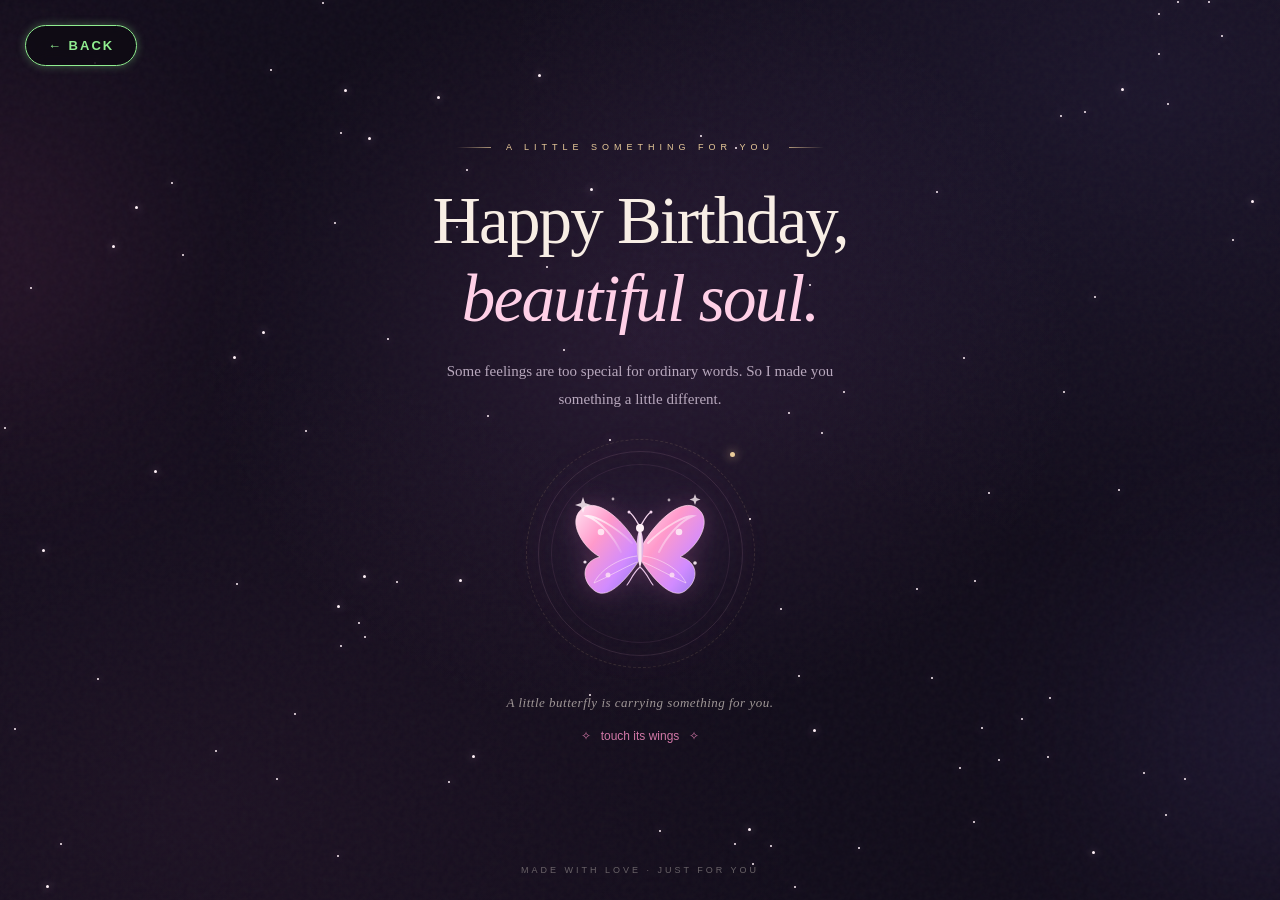
<file: birthday.html>
<!DOCTYPE html>
<html lang="en">
<head>
<meta charset="UTF-8">
<meta name="viewport" content="width=device-width, initial-scale=1.0">
<meta name="theme-color" content="#100b19">
<title>A Little Letter for You ♡</title>

<style>
/* =====================================================
   01. GLOBAL DESIGN
===================================================== */

:root {
    --bg: #100b19;
    --cream: #f8eee5;
    --muted: #b8a8bd;
    --pink: #ff91c8;
    --pink-light: #ffd0e7;
    --violet: #bba4ff;
    --gold: #e9cb9a;
}

* {
    margin: 0;
    padding: 0;
    box-sizing: border-box;
}

html {
    scroll-behavior: smooth;
}

body {
    min-height: 100vh;
    overflow-x: hidden;
    background: var(--bg);
    color: var(--cream);
    font-family: "Palatino Linotype", "Book Antiqua", Georgia, serif;
    -webkit-font-smoothing: antialiased;
}

button {
    font: inherit;
}

/* =====================================================
   02. DREAMY BACKGROUND
===================================================== */

.ambient {
    position: fixed;
    inset: 0;
    overflow: hidden;
    pointer-events: none;
    z-index: 0;
    background:
        radial-gradient(ellipse at 50% 38%, rgba(120,71,136,.20), transparent 48%),
        radial-gradient(ellipse at 15% 90%, rgba(111,54,101,.12), transparent 40%),
        radial-gradient(ellipse at 90% 10%, rgba(94,78,156,.13), transparent 40%),
        var(--bg);
}

.ambient::before {
    content: "";
    position: absolute;
    inset: 0;
    opacity: .16;
    background-image: url("data:image/svg+xml,%3Csvg viewBox='0 0 180 180' xmlns='http://www.w3.org/2000/svg'%3E%3Cfilter id='n'%3E%3CfeTurbulence type='fractalNoise' baseFrequency='.92' numOctaves='3' stitchTiles='stitch'/%3E%3C/filter%3E%3Crect width='100%25' height='100%25' filter='url(%23n)' opacity='.22'/%3E%3C/svg%3E");
    mix-blend-mode: screen;
}

.orb {
    position: absolute;
    width: 340px;
    height: 340px;
    border-radius: 50%;
    filter: blur(100px);
    opacity: .10;
    animation: orbBreath 12s ease-in-out infinite alternate;
}

.orb-one {
    top: 10%;
    left: -180px;
    background: #e85da8;
}

.orb-two {
    right: -180px;
    bottom: 0;
    background: #8d76ef;
    animation-delay: -6s;
}

@keyframes orbBreath {
    from { transform: scale(.9); opacity: .07; }
    to { transform: scale(1.15); opacity: .16; }
}

/* =====================================================
   03. STARS
===================================================== */

#starfield {
    position: fixed;
    inset: 0;
    width: 100%;
    height: 100%;
    pointer-events: none;
    z-index: 1;
}

.star {
    position: absolute;
    width: 2px;
    height: 2px;
    border-radius: 50%;
    background: #fff1f8;
    box-shadow: 0 0 8px rgba(255,215,240,.75);
    animation: starTwinkle var(--duration,4s) ease-in-out infinite;
    animation-delay: var(--delay,0s);
}

@keyframes starTwinkle {
    0%, 100% { opacity: .15; transform: scale(.7); }
    50% { opacity: .95; transform: scale(1.5); }
}

/* =====================================================
   04. BACK BUTTON — FROM THE BEST DAYS REFERENCE
===================================================== */

.back-button {
    position: fixed;
    top: 25px;
    left: 25px;
    z-index: 100;
    padding: 12px 22px;
    border: 1px solid #90EE90;
    border-radius: 30px;
    background: rgba(13,10,17,.72);
    color: #90EE90;
    font-family: Arial, Helvetica, sans-serif;
    font-size: 13px;
    font-weight: bold;
    letter-spacing: 2px;
    cursor: pointer;
    backdrop-filter: blur(10px);
    -webkit-backdrop-filter: blur(10px);
    box-shadow: 0 0 8px rgba(144,238,144,.35);
    transition: .3s;
}

.back-button:hover {
    color: #0D0A11;
    background: #90EE90;
    box-shadow:
        0 0 10px #90EE90,
        0 0 30px rgba(144,238,144,.65);
    transform: translateX(-3px);
}

.back-button:focus-visible {
    outline: 2px solid #90EE90;
    outline-offset: 5px;
}

/* =====================================================
   05. MAIN PAGE
===================================================== */

.page {
    position: relative;
    z-index: 2;
    width: 100%;
    min-height: 100svh;
    display: flex;
    align-items: center;
    justify-content: center;
    padding: 50px 22px 65px;
}

.main-content {
    position: relative;
    width: 100%;
    max-width: 850px;
    min-height: 680px;
    display: flex;
    flex-direction: column;
    align-items: center;
    justify-content: center;
    text-align: center;
}

.eyebrow {
    display: flex;
    align-items: center;
    justify-content: center;
    gap: 15px;
    margin-bottom: 30px;
    color: var(--gold);
    font-family: Arial, sans-serif;
    font-size: 9px;
    font-weight: 400;
    letter-spacing: 5px;
    text-transform: uppercase;
    animation: fadeUp 1.2s ease both;
}

.eyebrow::before,
.eyebrow::after {
    content: "";
    width: 35px;
    height: 1px;
    background: linear-gradient(90deg, transparent, rgba(233,203,154,.7));
}

.eyebrow::after {
    transform: rotate(180deg);
}

.heading {
    margin-bottom: 12px;
    font-size: clamp(38px,6vw,67px);
    font-weight: 400;
    line-height: 1.15;
    letter-spacing: -1.8px;
    animation: fadeUp 1.2s .15s ease both;
}

.heading .italic {
    color: var(--pink-light);
    font-weight: 400;
    font-style: italic;
}

.subtitle {
    max-width: 390px;
    margin: 8px auto 0;
    color: var(--muted);
    font-size: 15px;
    line-height: 1.9;
    font-weight: 400;
    animation: fadeUp 1.2s .3s ease both;
}

@keyframes fadeUp {
    from { opacity: 0; transform: translateY(18px); }
    to { opacity: 1; transform: translateY(0); }
}

/* =====================================================
   06. BUTTERFLY STAGE
===================================================== */

.butterfly-stage {
    position: relative;
    width: 260px;
    height: 250px;
    margin: 15px auto 8px;
    display: flex;
    align-items: center;
    justify-content: center;
    animation: fadeUp 1.2s .45s ease both;
}

.halo {
    position: absolute;
    width: 205px;
    height: 205px;
    border: 1px solid rgba(255,190,223,.12);
    border-radius: 50%;
    box-shadow:
        0 0 45px rgba(231,116,189,.035),
        inset 0 0 35px rgba(231,116,189,.025);
    transition: border-color .7s ease, box-shadow .7s ease, transform .9s ease;
}

.halo::before,
.halo::after {
    content: "";
    position: absolute;
    border: 1px solid rgba(255,190,223,.08);
    border-radius: 50%;
    inset: 12px;
}

.halo::after {
    inset: -13px;
    border-style: dashed;
    border-color: rgba(233,203,154,.13);
    transform: rotate(-15deg);
}

.orbit-dot {
    position: absolute;
    top: 23px;
    right: 35px;
    width: 5px;
    height: 5px;
    border-radius: 50%;
    background: var(--gold);
    box-shadow: 0 0 10px var(--gold);
    animation: orbitDot 12s linear infinite;
}

@keyframes orbitDot {
    to { transform: rotate(360deg) translateX(90px) rotate(-360deg); }
}

.butterfly-button {
    position: relative;
    z-index: 3;
    display: flex;
    align-items: center;
    justify-content: center;
    width: 170px;
    height: 170px;
    padding: 0;
    border: none;
    outline: none;
    background: transparent;
    cursor: pointer;
    -webkit-tap-highlight-color: transparent;
    transition: filter .6s ease;
}

.butterfly-button:focus-visible {
    outline: 1px solid var(--pink-light);
    outline-offset: 15px;
    border-radius: 50%;
}

.butterfly-art {
    width: 150px;
    height: 150px;
    overflow: visible;
    filter:
        drop-shadow(0 0 12px rgba(255,126,195,.18))
        drop-shadow(0 0 32px rgba(194,120,255,.12));
}

.wing {
    transform-box: view-box;
    transition: filter .7s ease;
}

.wing-left {
    transform-origin: 75px 72px;
    animation: leftWing 4s ease-in-out infinite;
}

.wing-right {
    transform-origin: 75px 72px;
    animation: rightWing 4s ease-in-out infinite;
}

@keyframes leftWing {
    0%,100% { transform: rotateY(0deg) rotateZ(0deg); }
    50% { transform: rotateY(18deg) rotateZ(-3deg); }
}

@keyframes rightWing {
    0%,100% { transform: rotateY(0deg) rotateZ(0deg); }
    50% { transform: rotateY(-18deg) rotateZ(3deg); }
}

.butterfly-button:hover {
    filter:
        drop-shadow(0 0 14px rgba(255,145,200,.35))
        drop-shadow(0 0 35px rgba(187,164,255,.15));
}

.butterfly-button:hover .wing-left {
    animation: flapLeft .45s ease-in-out infinite alternate;
}

.butterfly-button:hover .wing-right {
    animation: flapRight .45s ease-in-out infinite alternate;
}

@keyframes flapLeft {
    from { transform: rotateY(0deg) rotateZ(0deg); }
    to { transform: rotateY(55deg) rotateZ(-5deg); }
}

@keyframes flapRight {
    from { transform: rotateY(0deg) rotateZ(0deg); }
    to { transform: rotateY(-55deg) rotateZ(5deg); }
}

.butterfly-stage:has(.butterfly-button:hover) .halo {
    border-color: rgba(255,190,223,.27);
    box-shadow:
        0 0 45px rgba(231,116,189,.09),
        inset 0 0 35px rgba(231,116,189,.06);
}

.butterfly-stage:has(.butterfly-button:hover) .halo::after {
    border-color: rgba(233,203,154,.3);
}

/* =====================================================
   07. INVITATION TEXT
===================================================== */

.hint {
    margin-top: 8px;
    color: rgba(248,238,229,.6);
    font-size: 13px;
    font-style: italic;
    letter-spacing: .5px;
    animation: fadeUp 1.2s .65s ease both;
}

.hint-symbol {
    display: block;
    margin-top: 18px;
    color: var(--pink);
    font-family: Arial, sans-serif;
    font-size: 12px;
    opacity: .8;
    animation: softPulse 2.5s ease-in-out infinite;
}

@keyframes softPulse {
    0%,100% { opacity: .45; }
    50% { opacity: 1; }
}

.footer {
    position: absolute;
    bottom: 25px;
    left: 0;
    right: 0;
    color: rgba(248,238,229,.37);
    font-family: Arial, sans-serif;
    font-size: 9px;
    letter-spacing: 3px;
    text-align: center;
    text-transform: uppercase;
}

/* =====================================================
   08. LETTER OVERLAY
===================================================== */

.letter-overlay {
    position: fixed;
    inset: 0;
    z-index: 200;
    display: flex;
    align-items: center;
    justify-content: center;
    padding: 30px 18px;
    overflow-y: auto;
    background: rgba(12,7,19,.88);
    backdrop-filter: blur(0);
    -webkit-backdrop-filter: blur(0);
    opacity: 0;
    visibility: hidden;
    pointer-events: none;
    transition: opacity .8s ease, visibility .8s ease, backdrop-filter .8s ease;
}

.letter-overlay.open {
    opacity: 1;
    visibility: visible;
    pointer-events: auto;
    backdrop-filter: blur(15px);
    -webkit-backdrop-filter: blur(15px);
}

.letter-container {
    position: relative;
    width: min(650px,100%);
    margin: auto;
    padding: 60px 62px 55px;
    border: 1px solid rgba(233,203,154,.28);
    background:
        radial-gradient(ellipse at 0% 0%, rgba(255,145,200,.08), transparent 50%),
        linear-gradient(145deg, rgba(36,25,43,.98), rgba(22,15,29,.98));
    box-shadow:
        0 35px 120px rgba(0,0,0,.4),
        0 0 60px rgba(190,120,200,.06);
    opacity: 0;
    transform: translateY(35px) scale(.96);
    transition: opacity .85s .2s ease, transform 1s .2s cubic-bezier(.16,1,.3,1);
}

.letter-overlay.open .letter-container {
    opacity: 1;
    transform: translateY(0) scale(1);
}

.letter-container::before {
    content: "";
    position: absolute;
    inset: 9px;
    border: 1px solid rgba(233,203,154,.09);
    pointer-events: none;
}

.letter-close {
    position: absolute;
    top: 20px;
    right: 23px;
    width: 35px;
    height: 35px;
    border: 1px solid rgba(248,238,229,.15);
    border-radius: 50%;
    background: transparent;
    color: var(--muted);
    font-family: Arial, sans-serif;
    font-size: 17px;
    cursor: pointer;
    transition: .3s;
}

.letter-close:hover {
    border-color: var(--pink);
    color: var(--pink);
    transform: rotate(90deg);
}

.letter-kicker {
    margin-bottom: 25px;
    color: var(--gold);
    font-family: Arial, sans-serif;
    font-size: 9px;
    letter-spacing: 5px;
    text-align: center;
    text-transform: uppercase;
}

.letter-decoration {
    margin-bottom: 24px;
    color: var(--pink);
    font-size: 26px;
    text-align: center;
    text-shadow: 0 0 18px rgba(255,145,200,.4);
}

.letter-title {
    margin-bottom: 30px;
    color: var(--cream);
    font-size: clamp(31px,5vw,45px);
    font-weight: 400;
    line-height: 1.25;
    text-align: center;
}

.letter-title em {
    color: var(--pink-light);
    font-weight: 400;
}

.letter-divider {
    width: 70px;
    height: 1px;
    margin: 0 auto 32px;
    background: linear-gradient(90deg, transparent, var(--gold), transparent);
}

.letter-body {
    color: #d8cbd8;
    font-size: 16px;
    line-height: 2.05;
    white-space: pre-line;
    overflow-wrap: anywhere;
}

.letter-signature {
    margin-top: 32px;
    color: var(--pink-light);
    font-size: 25px;
    font-style: italic;
    line-height: 1.5;
}

.letter-heart {
    margin-top: 28px;
    color: var(--pink);
    font-size: 16px;
    text-align: center;
    animation: softPulse 3s ease-in-out infinite;
}

.letter-bottom {
    margin-top: 18px;
    color: rgba(248,238,229,.38);
    font-family: Arial, sans-serif;
    font-size: 8px;
    letter-spacing: 3px;
    text-align: center;
    text-transform: uppercase;
}

/* =====================================================
   09. BUTTERFLY TRANSITION
===================================================== */

.butterfly-stage.transforming .butterfly-button {
    pointer-events: none;
    animation: butterflyToLetter .75s cubic-bezier(.7,0,.2,1) forwards;
}

.butterfly-stage.transforming .halo {
    animation: haloToLetter .8s ease forwards;
}

@keyframes butterflyToLetter {
    0% {
        opacity: 1;
        transform: scale(1) rotate(0deg);
        filter: blur(0);
    }
    40% {
        opacity: 1;
        transform: scale(.85) rotate(-8deg);
        filter: blur(1px);
    }
    100% {
        opacity: 0;
        transform: scale(.12) rotate(40deg);
        filter: blur(8px);
    }
}

@keyframes haloToLetter {
    0% { opacity: 1; transform: scale(1); }
    100% { opacity: 0; transform: scale(1.8); }
}

/* =====================================================
   10. RESPONSIVE DESIGN
===================================================== */

@media (max-width: 800px) {
    .back-button {
        top: 15px;
        left: 15px;
        padding: 10px 16px;
        font-size: 10px;
    }
}

@media (max-width: 600px) {
    .page {
        padding: 35px 20px 65px;
    }

    .main-content {
        min-height: 650px;
    }

    .eyebrow {
        gap: 9px;
        margin-bottom: 26px;
        font-size: 8px;
        letter-spacing: 3px;
    }

    .eyebrow::before,
    .eyebrow::after {
        width: 22px;
    }

    .heading {
        font-size: clamp(38px,10vw,55px);
        letter-spacing: -1px;
    }

    .subtitle {
        max-width: 290px;
        font-size: 14px;
    }

    .butterfly-stage {
        width: 235px;
        height: 235px;
        margin-top: 20px;
    }

    .halo {
        width: 180px;
        height: 180px;
    }

    .butterfly-art {
        width: 135px;
        height: 135px;
    }

    .butterfly-button {
        width: 155px;
        height: 155px;
    }

    .letter-container {
        padding: 55px 27px 38px;
    }

    .letter-body {
        font-size: 15px;
        line-height: 1.9;
    }

    .letter-kicker {
        font-size: 8px;
        letter-spacing: 3px;
    }

    .letter-title {
        margin-bottom: 24px;
    }
}

@media (max-height: 700px) {
    .page {
        padding-top: 25px;
        padding-bottom: 50px;
    }

    .main-content {
        min-height: 570px;
    }

    .butterfly-stage {
        height: 205px;
        margin-top: 0;
        margin-bottom: 0;
    }

    .halo {
        width: 170px;
        height: 170px;
    }

    .butterfly-art {
        width: 125px;
        height: 125px;
    }
}

@media (prefers-reduced-motion: reduce) {
    *,
    *::before,
    *::after {
        animation-duration: .01ms !important;
        animation-iteration-count: 1 !important;
        scroll-behavior: auto !important;
    }
}
</style>
</head>

<body>
<audio id="birthdayMusic" src="Zac Efron, Zendaya - Rewrite The Stars (Sub. Español-Lyrics) SpiderMan No Way Home [Peter and MJ].mp3" loop preload="auto"></audio>
    

<!-- AMBIENT BACKGROUND -->

<div class="ambient" aria-hidden="true">
    <div class="orb orb-one"></div>
    <div class="orb orb-two"></div>
</div>

<div id="starfield" aria-hidden="true"></div>

<!-- BACK BUTTON FROM THE BEST DAYS REFERENCE -->

<button class="back-button" onclick="goBack()" type="button">
    ← BACK
</button>

<!-- MAIN BIRTHDAY LANDING PAGE -->

<main class="page" id="home">
    <section class="main-content">

        <div class="eyebrow">
            A LITTLE SOMETHING FOR YOU
        </div>

        <h1 class="heading">
            Happy Birthday,<br>
            <span class="italic">beautiful soul.</span>
        </h1>

        <p class="subtitle">
            Some feelings are too special for ordinary words.
            So I made you something a little different.
        </p>

        <!-- BUTTERFLY BUTTON -->

        <div class="butterfly-stage" id="butterflyStage">
            <div class="halo"></div>
            <div class="orbit-dot"></div>

            <button
                class="butterfly-button"
                id="butterflyButton"
                type="button"
                aria-label="Open your birthday letter"
                aria-haspopup="dialog"
            >

                <svg
                    class="butterfly-art"
                    viewBox="0 0 150 150"
                    xmlns="http://www.w3.org/2000/svg"
                    aria-hidden="true"
                >
                    <defs>
                        <linearGradient id="upperWing" x1="0" y1="0" x2="1" y2="1">
                            <stop offset="0%" stop-color="#ffe2f1"/>
                            <stop offset="35%" stop-color="#ff9acb"/>
                            <stop offset="70%" stop-color="#d18bff"/>
                            <stop offset="100%" stop-color="#8e78e8"/>
                        </linearGradient>

                        <linearGradient id="lowerWing" x1="0" y1="0" x2="1" y2="1">
                            <stop offset="0%" stop-color="#ffd7e9"/>
                            <stop offset="50%" stop-color="#ff8ac8"/>
                            <stop offset="100%" stop-color="#ba91ef"/>
                        </linearGradient>

                        <linearGradient id="wingHighlight" x1="0" y1="0" x2="1" y2="1">
                            <stop offset="0%" stop-color="#fff8fc" stop-opacity=".9"/>
                            <stop offset="100%" stop-color="#fff8fc" stop-opacity="0"/>
                        </linearGradient>

                        <linearGradient id="bodyGradient" x1="0" y1="0" x2="1" y2="0">
                            <stop offset="0%" stop-color="#d4a1dc"/>
                            <stop offset="50%" stop-color="#fff0f6"/>
                            <stop offset="100%" stop-color="#d4a1dc"/>
                        </linearGradient>
                    </defs>

                    <!-- LEFT WINGS -->

                    <g class="wing wing-left">
                        <path
                            d="M74 69 C61 43 33 18 18 29 C1 41 17 68 35 78 C17 82 15 101 30 112 C44 122 64 97 75 80 Z"
                            fill="url(#upperWing)"
                            stroke="#ffe1f0"
                            stroke-opacity=".8"
                            stroke-width=".8"
                        />

                        <path
                            d="M67 64 C50 47 29 36 22 37 C35 42 48 57 56 73"
                            fill="none"
                            stroke="url(#wingHighlight)"
                            stroke-width="2"
                            stroke-linecap="round"
                        />

                        <path
                            d="M72 77 C54 79 35 91 29 104 C43 98 58 89 72 83"
                            fill="none"
                            stroke="#ffe1f4"
                            stroke-opacity=".6"
                            stroke-width="1"
                        />

                        <circle cx="36" cy="53" r="3.3" fill="#fff4fa" opacity=".8"/>
                        <circle cx="43" cy="96" r="2.5" fill="#ffe4f4" opacity=".8"/>
                    </g>

                    <!-- RIGHT WINGS -->

                    <g class="wing wing-right">
                        <path
                            d="M76 69 C89 43 117 18 132 29 C149 41 133 68 115 78 C133 82 135 101 120 112 C106 122 86 97 75 80 Z"
                            fill="url(#upperWing)"
                            stroke="#ffe1f0"
                            stroke-opacity=".8"
                            stroke-width=".8"
                        />

                        <path
                            d="M83 64 C100 47 121 36 128 37 C115 42 102 57 94 73"
                            fill="none"
                            stroke="url(#wingHighlight)"
                            stroke-width="2"
                            stroke-linecap="round"
                        />

                        <path
                            d="M78 77 C96 79 115 91 121 104 C107 98 92 89 78 83"
                            fill="none"
                            stroke="#ffe1f4"
                            stroke-opacity=".6"
                            stroke-width="1"
                        />

                        <circle cx="114" cy="53" r="3.3" fill="#fff4fa" opacity=".8"/>
                        <circle cx="107" cy="96" r="2.5" fill="#ffe4f4" opacity=".8"/>
                    </g>

                    <!-- BODY -->

                    <g>
                        <path
                            d="M75 48 C71 41 68 35 64 33 M75 48 C79 41 82 35 86 33"
                            fill="none"
                            stroke="#f4d5ed"
                            stroke-width="1.3"
                            stroke-linecap="round"
                        />

                        <circle cx="64" cy="33" r="1.5" fill="#f4d5ed"/>
                        <circle cx="86" cy="33" r="1.5" fill="#f4d5ed"/>

                        <path
                            d="M75 49 C70 59 71 76 75 89 C79 76 80 59 75 49 Z"
                            fill="url(#bodyGradient)"
                        />

                        <path
                            d="M75 88 C68 94 66 101 62 106 M75 88 C82 94 84 101 88 106"
                            fill="none"
                            stroke="#eac7e9"
                            stroke-width="1.1"
                            stroke-linecap="round"
                        />

                        <circle cx="75" cy="49" r="4" fill="#fff0f8"/>
                    </g>

                    <!-- TINY SPARKLES -->

                    <g fill="#fff1f8">
                        <path d="M18 18 L20 24 L26 26 L20 28 L18 34 L16 28 L10 26 L16 24 Z" opacity=".85"/>
                        <path d="M130 15 L131.5 19 L135.5 20.5 L131.5 22 L130 26 L128.5 22 L124.5 20.5 L128.5 19 Z" opacity=".8"/>
                        <circle cx="20" cy="83" r="1.6" opacity=".9"/>
                        <circle cx="130" cy="84" r="1.8" opacity=".9"/>
                        <circle cx="48" cy="20" r="1.4" opacity=".65"/>
                        <circle cx="104" cy="21" r="1.4" opacity=".65"/>
                    </g>
                </svg>

            </button>
        </div>

        <p class="hint">
            A little butterfly is carrying something for you.
        </p>

        <span class="hint-symbol">✧ &nbsp; touch its wings &nbsp; ✧</span>

    </section>

    <footer class="footer">
        Made with love · Just for you
    </footer>
</main>

<!-- THE BIRTHDAY LETTER -->

<section
    class="letter-overlay"
    id="letterOverlay"
    role="dialog"
    aria-modal="true"
    aria-labelledby="letterTitle"
    aria-hidden="true"
>
    <article class="letter-container">

        <button
            class="letter-close"
            id="letterClose"
            type="button"
            aria-label="Close letter"
        >
            ×
        </button>

        <div class="letter-kicker">
            A LITTLE LETTER, FROM MY HEART
        </div>

        <div class="letter-decoration">♡</div>

        <h2 class="letter-title" id="letterTitle">
            To someone <em>special.</em>
        </h2>

        <div class="letter-divider"></div>

        <div class="letter-body" id="letterBody"></div>

        <div class="letter-signature" id="letterSignature"></div>

        <div class="letter-heart">♡</div>

        <div class="letter-bottom">
            A memory in the making
        </div>

    </article>
</section>

<script>
/* =====================================================
   11. BACK BUTTON
===================================================== */

function goBack() {
    window.history.back();
}


/* =====================================================
   12. YOUR PERSONAL BIRTHDAY LETTER
===================================================== */

const BIRTHDAY_LETTER = {
    title: "To someone|special.",

    message: `Happy 20th Birthday Uchako chan! ♡

Aste aste big woman hye jacchis amar e bhalo 😌 (uk why), but after all these years ami ekhono tor theke koyek mm lomba. Shit 😭

Ami thakte tor ar ki gift chai hahahahahahaha? But still, ami debo hahahahahahahahaha. Nvm. 💗

I hope je tui amake kokhono na charis. Ami-o toke charchina, either way. 🫂

This should be the best birthday of your life, so enjoy it to the fullest — of course, amar sathe 😙

Konodin bhulbina, keu thakuk na thakuk, effort dik na dik, ami thakbo. Because you are the most special person in the world. ♡

May you live longer than me, and may you be more successful than me. ✨

HAPPPPPY JONMODINNNNN!!! 🎂💗`,

    signature: "Forever stuck with you. ♡"
};


/* =====================================================
   13. CREATE THE STARRY SKY
===================================================== */

const starfield = document.getElementById("starfield");

for (let i = 0; i < 95; i++) {
    const star = document.createElement("span");

    star.className = "star";
    star.style.left = Math.random() * 100 + "%";
    star.style.top = Math.random() * 100 + "%";

    star.style.setProperty(
        "--duration",
        (2.5 + Math.random() * 5) + "s"
    );

    star.style.setProperty(
        "--delay",
        (-Math.random() * 7) + "s"
    );

    const size = Math.random() > .85 ? 3 : 2;

    star.style.width = size + "px";
    star.style.height = size + "px";

    starfield.appendChild(star);
}


/* =====================================================
   14. BUTTERFLY AND LETTER ELEMENTS
===================================================== */

const butterflyStage = document.getElementById("butterflyStage");
const butterflyButton = document.getElementById("butterflyButton");

const letterOverlay = document.getElementById("letterOverlay");
const letterTitle = document.getElementById("letterTitle");
const letterBody = document.getElementById("letterBody");
const letterSignature = document.getElementById("letterSignature");
const letterClose = document.getElementById("letterClose");

let isOpening = false;
let previousFocus = null;


/* Insert the letter content safely as plain text. */

function prepareLetter() {
    letterTitle.textContent = "";

    const titleParts = BIRTHDAY_LETTER.title.split("|");

    if (titleParts.length > 1) {
        letterTitle.append(
            document.createTextNode(titleParts[0])
        );

        const italic = document.createElement("em");
        italic.textContent = titleParts.slice(1).join("|");

        letterTitle.appendChild(italic);
    } else {
        letterTitle.textContent = BIRTHDAY_LETTER.title;
    }

    letterBody.textContent = BIRTHDAY_LETTER.message;
    letterSignature.textContent = BIRTHDAY_LETTER.signature;
}


/* =====================================================
   15. OPEN THE LETTER
===================================================== */

function openLetter() {
    if (isOpening) return;

    isOpening = true;
    previousFocus = document.activeElement;

    prepareLetter();

    butterflyStage.classList.add("transforming");

    window.setTimeout(() => {
        letterOverlay.classList.add("open");
        letterOverlay.setAttribute("aria-hidden", "false");

        document.body.style.overflow = "hidden";

        window.setTimeout(() => {
            letterClose.focus({ preventScroll: true });
        }, 450);

    }, 420);
}

butterflyButton.addEventListener("click", openLetter);


/* =====================================================
   16. CLOSE AND REOPEN THE LETTER
===================================================== */

function closeLetter() {
    if (!letterOverlay.classList.contains("open")) return;

    letterOverlay.classList.remove("open");
    letterOverlay.setAttribute("aria-hidden", "true");

    document.body.style.overflow = "";

    window.setTimeout(() => {
        butterflyStage.classList.remove("transforming");
        isOpening = false;

        if (previousFocus && typeof previousFocus.focus === "function") {
            previousFocus.focus({ preventScroll: true });
        } else {
            butterflyButton.focus({ preventScroll: true });
        }
    }, 850);
}

letterClose.addEventListener("click", closeLetter);


/* Clicking outside the letter closes it. */

letterOverlay.addEventListener("click", event => {
    if (event.target === letterOverlay) {
        closeLetter();
    }
});


/* Escape key closes the letter. */

document.addEventListener("keydown", event => {
    if (
        event.key === "Escape" &&
        letterOverlay.classList.contains("open")
    ) {
        closeLetter();
    }
});


/* Prepare the letter on page load. */

prepareLetter();

</script>
  <script src="script.js"></script>

</body>
</html>
</file>
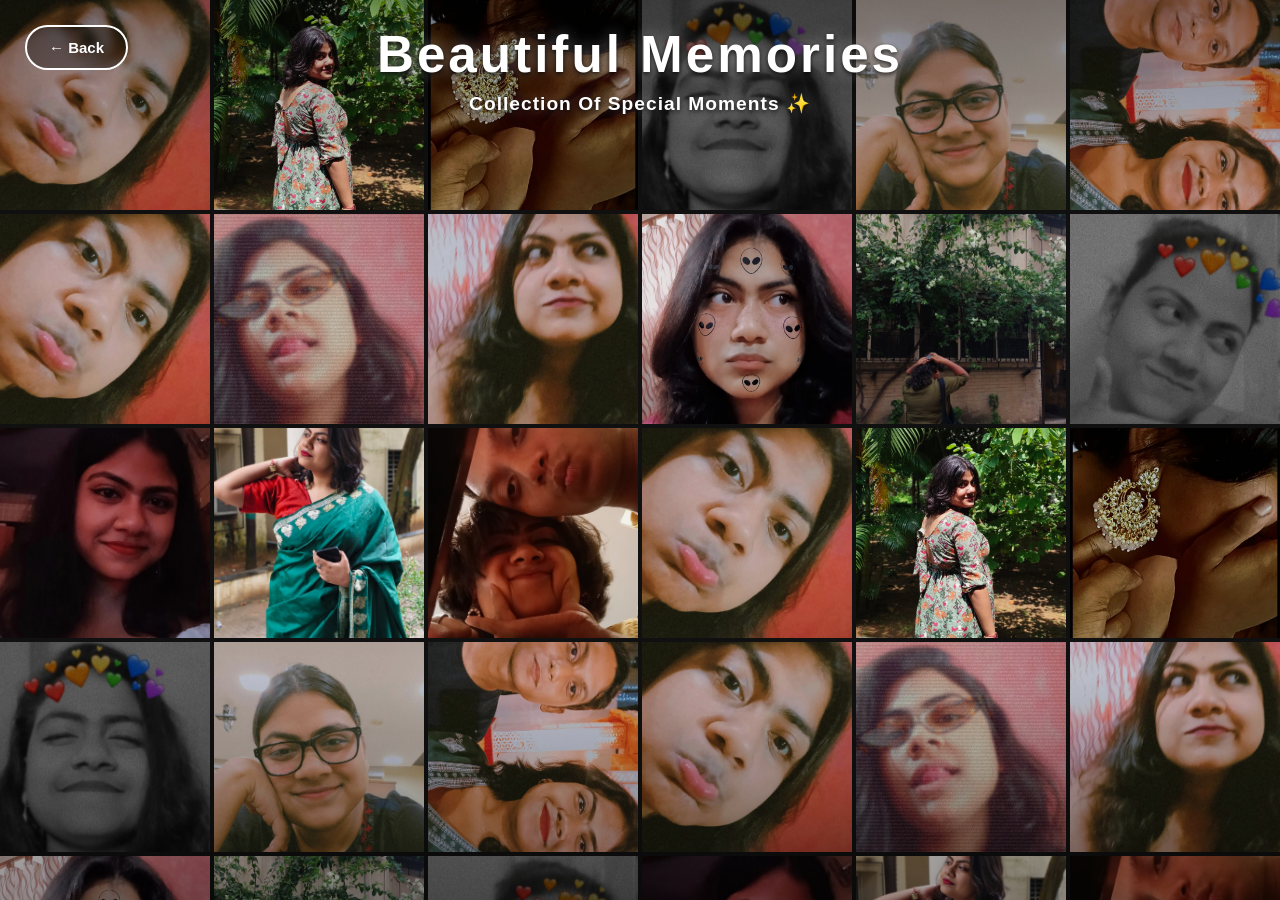
<file: memories.html>
<!DOCTYPE html>
<html lang="en">
<head>
    <meta charset="UTF-8">
    <meta name="viewport" content="width=device-width, initial-scale=1.0">

    <title>Beautiful Memories</title>

    <style>
        * {
            margin: 0;
            padding: 0;
            box-sizing: border-box;
        }

        html,
        body {
            width: 100%;
            height: 100%;
            overflow: hidden;
            font-family: Arial, Helvetica, sans-serif;
        }

        body {
            background: #0b1020;
        }

        /* =========================
           FULL SCREEN GALLERY
        ========================= */

        .gallery {
            position: fixed;
            inset: 0;

            width: 100vw;
            height: 100vh;

            overflow: hidden;

            background: #111;
        }

        /* =========================
           MOVING PHOTO TRACK
        ========================= */

        .photo-track {
            display: grid;

            grid-template-columns: repeat(6, 1fr);

            gap: 4px;

            width: 100%;

            animation: moveDown 15s linear infinite;
        }

        /* =========================
           PHOTO
        ========================= */

        .photo {
            width: 100%;
            aspect-ratio: 1 / 1;

            overflow: hidden;

            background: #222;
        }

        .photo img {
            width: 100%;
            height: 100%;

            object-fit: cover;

            display: block;

            transition: transform 0.5s ease;
        }

        /* Slight zoom when mouse is over photo */

        .photo:hover img {
            transform: scale(1.08);
            cursor: pointer;
        }

        /* =========================
           CONTINUOUS DOWNWARD MOTION
        ========================= */

        @keyframes moveDown {

            from {
                transform: translateY(-50%);
            }

            to {
                transform: translateY(0);
            }

        }


        /* =========================
           DARK OVERLAY
        ========================= */

        .overlay {
            position: fixed;
            inset: 0;

            background:
                linear-gradient(
                    to bottom,
                    rgba(0, 0, 0, 0.35),
                    rgba(0, 0, 0, 0.05) 25%,
                    rgba(0, 0, 0, 0.05) 75%,
                    rgba(0, 0, 0, 0.4)
                );

            pointer-events: none;

            z-index: 5;
        }


        /* =========================
           TITLE
        ========================= */

        .heading {
            position: fixed;

            top: 25px;
            left: 50%;

            transform: translateX(-50%);

            z-index: 10;

            text-align: center;

            color: white;

            pointer-events: none;

            text-shadow:
                0 2px 5px rgba(0, 0, 0, 0.8),
                0 0 15px rgba(255, 255, 255, 0.4);
        }

        .heading h1 {
            font-size: clamp(35px, 4vw, 65px);

            font-weight: 900;

            letter-spacing: 3px;
        }

        .heading p {
            margin-top: 8px;

            font-size: clamp(16px, 1.5vw, 25px);

            font-weight: 600;

            letter-spacing: 1px;
        }


        /* =========================
           BACK BUTTON
        ========================= */

        .back-btn {
            position: fixed;

            top: 25px;
            left: 25px;

            z-index: 20;

            padding: 12px 22px;

            border: 2px solid white;
            border-radius: 30px;

            background: rgba(0, 0, 0, 0.35);

            color: white;

            font-size: 15px;
            font-weight: 700;

            cursor: pointer;

            backdrop-filter: blur(5px);

            transition:
                background 0.3s ease,
                transform 0.3s ease,
                box-shadow 0.3s ease;jpg
        };

        .back-btn:hover {
            background: rgba(255, 255, 255, 0.15);

            transform: scale(1.05);

            box-shadow:
                0 0 10px rgba(255, 255, 255, 0.5);
        }


        /* =========================
           RESPONSIVE
        ========================= */

        @media (max-width: 1200px) {

            .photo-track {
                grid-template-columns: repeat(5, 1fr);
            }

        }

        @media (max-width: 800px) {

            .photo-track {
                grid-template-columns: repeat(4, 1fr);
            }

        }

        @media (max-width: 500px) {

            .photo-track {
                grid-template-columns: repeat(3, 1fr);
            }

            .heading h1 {
                font-size: 30px;
            }

            .heading p {
                font-size: 14px;
            }

        }
    </style>
</head>


<body>
<audio id="birthdayMusic" src="Zac Efron, Zendaya - Rewrite The Stars (Sub. Español-Lyrics) SpiderMan No Way Home [Peter and MJ].mp3" loop preload="auto"></audio>
    

    <!-- BACK BUTTON -->

    <button class="back-btn" onclick="history.back()">
        ← Back
    </button>


    <!-- TITLE -->

    <div class="heading">

        <h1>Beautiful Memories</h1>

        <p> Collection Of Special Moments ✨</p>

    </div>


    <!-- FULL SCREEN GALLERY -->

    <div class="gallery">

        <div class="photo-track">

            <!-- FIRST SET -->

            <div class="photo">
                <img src="1.jpeg" alt="Memory 1">
            </div>

            <div class="photo">
                <img src="2.jpeg" alt="Memory 2">
            </div>

            <div class="photo">
                <img src="3.jpeg" alt="Memory 3">
            </div>

            <div class="photo">
                <img src="4.jpeg" alt="Memory 4">
            </div>

            <div class="photo">
                <img src="5.jpeg" alt="Memory 5">
            </div>

            <div class="photo">
                <img src="6.jpeg" alt="Memory 6">
            </div>

            <div class="photo">
                <img src="7.jpeg" alt="Memory 7">
            </div>

            <div class="photo">
                <img src="8.jpeg" alt="Memory 8">
            </div>

            <div class="photo">
                <img src="9.jpeg" alt="Memory 9">
            </div>

            <div class="photo">
                <img src="10.jpeg" alt="Memory 10">
            </div>

            <div class="photo">
                <img src="11.jpeg" alt="Memory 11">
            </div>

            <div class="photo">
                <img src="12.jpeg" alt="Memory 12">
            </div>

            <div class="photo">
                <img src="13.jpeg" alt="Memory 13">
            </div>

            <div class="photo">
                <img src="14.jpeg" alt="Memory 14">
            </div>

            <div class="photo">
                <img src="15.jpeg" alt="Memory 15">
            </div>


            <!-- SECOND IDENTICAL SET -->

            <div class="photo">
                <img src="1.jpeg" alt="Memory 1">
            </div>

            <div class="photo">
                <img src="2.jpeg" alt="Memory 2">
            </div>

            <div class="photo">
                <img src="3.jpeg" alt="Memory 3">
            </div>

            <div class="photo">
                <img src="4.jpeg" alt="Memory 4">
            </div>

            <div class="photo">
                <img src="5.jpeg" alt="Memory 5">
            </div>

            <div class="photo">
                <img src="6.jpeg" alt="Memory 6">
            </div>

            <div class="photo">
                <img src="7.jpeg" alt="Memory 7">
            </div>

            <div class="photo">
                <img src="8.jpeg" alt="Memory 8">
            </div>

            <div class="photo">
                <img src="9.jpeg" alt="Memory 9">
            </div>

            <div class="photo">
                <img src="10.jpeg" alt="Memory 10">
            </div>

            <div class="photo">
                <img src="11.jpeg" alt="Memory 11">
            </div>

            <div class="photo">
                <img src="12.jpeg" alt="Memory 12">
            </div>

            <div class="photo">
                <img src="13.jpeg" alt="Memory 13">
            </div>

            <div class="photo">
                <img src="14.jpeg" alt="Memory 14">
            </div>

            <div class="photo">
                <img src="15.jpeg" alt="Memory 15">
            </div>

        </div>

    </div>


    <!-- OVERLAY -->

    <div class="overlay"></div>

  <script src="script.js"></script>

</body>
</html>
</file>
